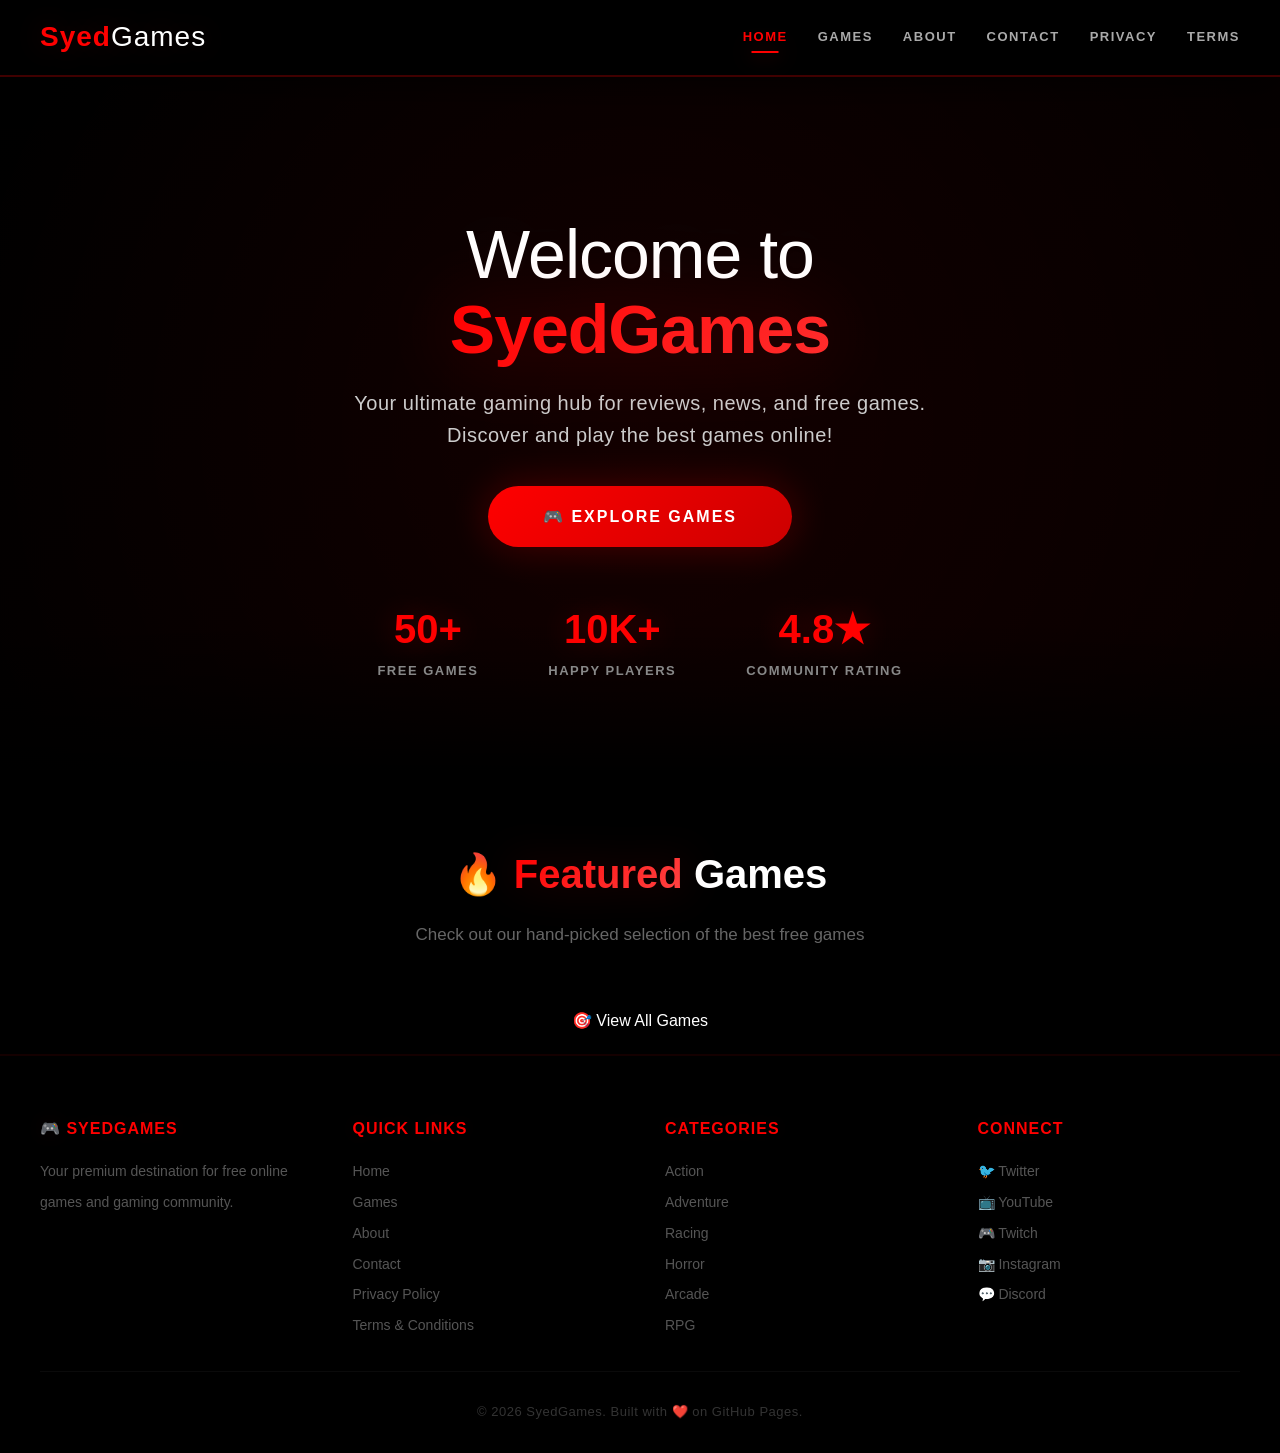
<file: index.html>
<!DOCTYPE html>
<html lang="en">
<head>
    <meta charset="UTF-8">
    <meta name="viewport" content="width=device-width, initial-scale=1.0">
    <title>SyedGames - Premium Gaming Hub</title>
    <link rel="stylesheet" href="style.css">
</head>
<body>

    <!-- ===== HEADER ===== -->
    <header>
        <div class="logo">
            <a href="index.html">Syed<span>Games</span></a>
        </div>
        <nav>
            <a href="index.html" class="active">Home</a>
            <a href="games.html">Games</a>
            <a href="about.html">About</a>
            <a href="contact.html">Contact</a>
            <a href="privacy.html">Privacy</a>
            <a href="terms.html">Terms</a>
        </nav>
        <div class="menu-toggle" onclick="toggleMenu()">☰</div>
    </header>

    <!-- ===== HERO SECTION (CLEAN - NO GAMES) ===== -->
    <section class="hero">
        <div class="hero-content">
            <h1>
                <span class="glow-text">Welcome to</span><br>
                <span class="highlight">SyedGames</span>
            </h1>
            <p>Your ultimate gaming hub for reviews, news, and free games. Discover and play the best games online!</p>
            <a href="games.html" class="btn">🎮 Explore Games</a>
            <div class="hero-stats">
                <div>
                    <div class="number">50+</div>
                    <div class="label">Free Games</div>
                </div>
                <div>
                    <div class="number">10K+</div>
                    <div class="label">Happy Players</div>
                </div>
                <div>
                    <div class="number">4.8★</div>
                    <div class="label">Community Rating</div>
                </div>
            </div>
        </div>
    </section>

    <!-- ===== FEATURED SECTION (BRIEF) ===== -->
    <section class="featured-preview">
        <h2 class="section-title">🔥 <span>Featured</span> Games</h2>
        <p class="section-subtitle">Check out our hand-picked selection of the best free games</p>
        <div style="text-align:center; padding:20px;">
            <a href="games.html" class="btn" style="display:inline-block;">🎯 View All Games</a>
        </div>
    </section>

    <!-- ===== FOOTER ===== -->
    <footer>
        <div class="footer-content">
            <div>
                <h4>🎮 SyedGames</h4>
                <p>Your premium destination for free online games and gaming community.</p>
            </div>
            <div>
                <h4>Quick Links</h4>
                <a href="index.html">Home</a>
                <a href="games.html">Games</a>
                <a href="about.html">About</a>
                <a href="contact.html">Contact</a>
                <a href="privacy.html">Privacy Policy</a>
                <a href="terms.html">Terms & Conditions</a>
            </div>
            <div>
                <h4>Categories</h4>
                <a href="games.html">Action</a>
                <a href="games.html">Adventure</a>
                <a href="games.html">Racing</a>
                <a href="games.html">Horror</a>
                <a href="games.html">Arcade</a>
                <a href="games.html">RPG</a>
            </div>
            <div>
                <h4>Connect</h4>
                <a href="#">🐦 Twitter</a>
                <a href="#">📺 YouTube</a>
                <a href="#">🎮 Twitch</a>
                <a href="#">📷 Instagram</a>
                <a href="#">💬 Discord</a>
            </div>
        </div>
        <div class="footer-bottom">
            <p>&copy; 2026 SyedGames. Built with ❤️ on GitHub Pages.</p>
        </div>
    </footer>

    <script>
        function toggleMenu() {
            document.querySelector('nav').classList.toggle('open');
        }
    </script>
</body>
</html>
</file>
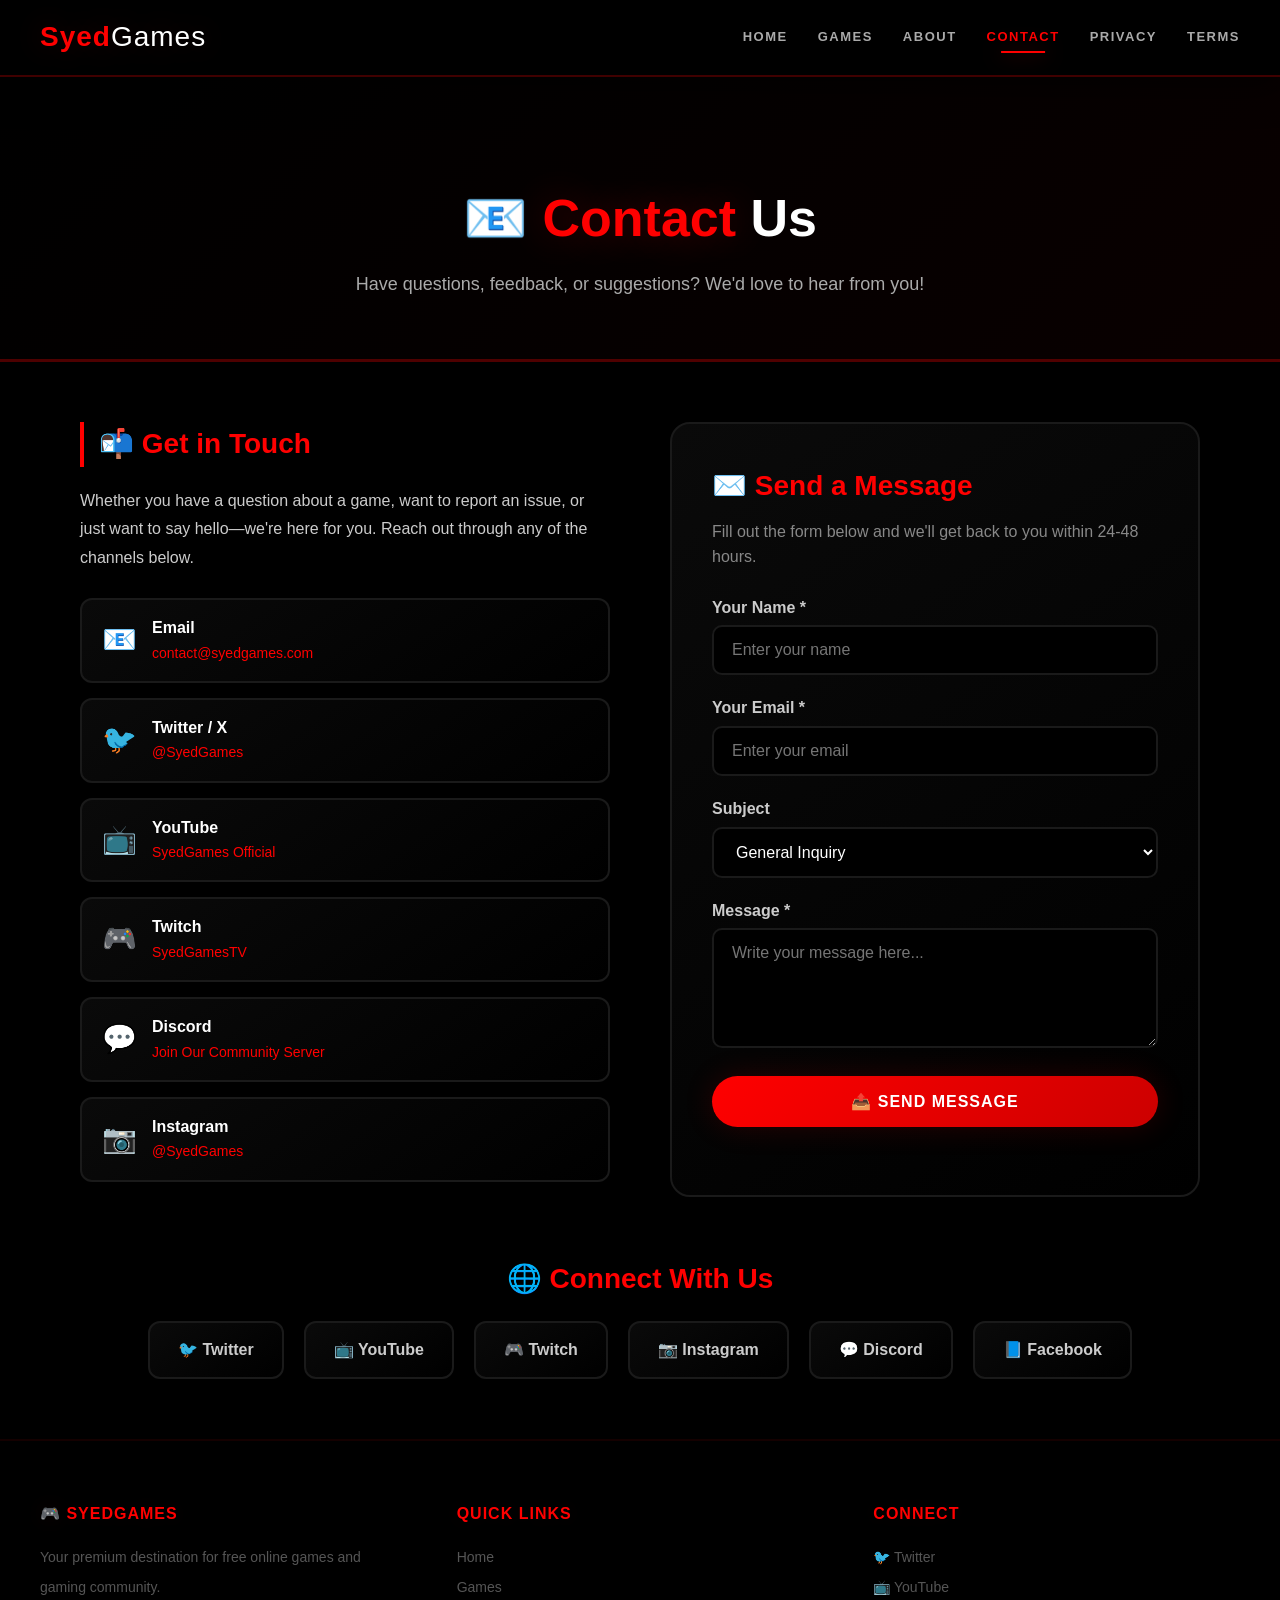
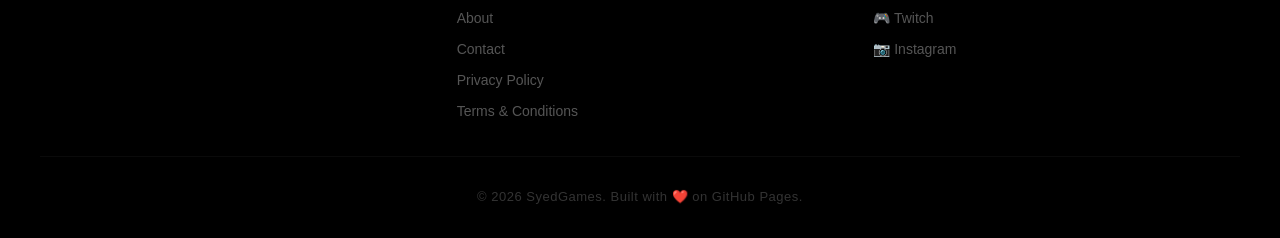
<file: contact.html>
<!DOCTYPE html>
<html lang="en">
<head>
    <meta charset="UTF-8">
    <meta name="viewport" content="width=device-width, initial-scale=1.0">
    <title>Contact Us - SyedGames</title>
    <link rel="stylesheet" href="style.css">
    <style>
        .page-hero {
            text-align: center;
            padding: 100px 20px 60px;
            background: linear-gradient(135deg, rgba(0,0,0,0.85), rgba(10,0,0,0.9)),
                        url('https://images.unsplash.com/photo-1552820728-8b83bb6b773f?w=1920&h=400&fit=crop&crop=center') center/cover no-repeat;
            border-bottom: 3px solid rgba(255, 0, 0, 0.3);
        }
        .page-hero h1 {
            font-size: 52px;
            font-weight: 900;
        }
        .page-hero h1 span {
            color: #ff0000;
            text-shadow: 0 0 40px rgba(255, 0, 0, 0.3);
        }
        .page-hero p {
            color: #aaa;
            max-width: 600px;
            margin: 10px auto 0;
            font-size: 18px;
        }
        .contact-wrapper {
            max-width: 1200px;
            margin: 0 auto;
            padding: 60px 40px;
            display: grid;
            grid-template-columns: 1fr 1fr;
            gap: 60px;
        }
        .contact-info h2 {
            color: #ff0000;
            font-size: 28px;
            margin-bottom: 20px;
            border-left: 4px solid #ff0000;
            padding-left: 15px;
        }
        .contact-info p {
            color: #ccc;
            line-height: 1.8;
            margin-bottom: 25px;
        }
        .contact-method {
            display: flex;
            align-items: center;
            gap: 15px;
            margin-bottom: 15px;
            padding: 15px 20px;
            background: linear-gradient(145deg, #0a0a0a, #000000);
            border-radius: 12px;
            border: 2px solid #1a1a1a;
            transition: all 0.3s ease;
        }
        .contact-method:hover {
            border-color: #ff0000;
            transform: translateX(5px);
        }
        .contact-method .icon {
            font-size: 28px;
        }
        .contact-method .details h4 {
            color: #fff;
            font-size: 16px;
        }
        .contact-method .details p {
            color: #888;
            margin: 0;
            font-size: 14px;
        }
        .contact-method .details a {
            color: #ff0000;
            text-decoration: none;
        }
        .contact-method .details a:hover {
            text-decoration: underline;
        }
        .contact-form {
            background: linear-gradient(145deg, #0a0a0a, #000000);
            padding: 40px;
            border-radius: 20px;
            border: 2px solid #1a1a1a;
        }
        .contact-form h2 {
            color: #ff0000;
            font-size: 28px;
            margin-bottom: 10px;
        }
        .contact-form p {
            color: #888;
            margin-bottom: 25px;
        }
        .form-group {
            margin-bottom: 20px;
        }
        .form-group label {
            color: #ccc;
            display: block;
            margin-bottom: 5px;
            font-weight: 600;
        }
        .form-group input,
        .form-group textarea,
        .form-group select {
            width: 100%;
            padding: 14px 18px;
            background: #000000;
            border: 2px solid #1a1a1a;
            border-radius: 10px;
            color: #fff;
            font-size: 16px;
            transition: border-color 0.3s;
            outline: none;
            font-family: inherit;
        }
        .form-group input:focus,
        .form-group textarea:focus,
        .form-group select:focus {
            border-color: #ff0000;
            box-shadow: 0 0 20px rgba(255, 0, 0, 0.05);
        }
        .form-group textarea {
            resize: vertical;
            min-height: 120px;
        }
        .form-group select option {
            background: #0a0a0a;
        }
        .submit-btn {
            background: linear-gradient(135deg, #ff0000, #cc0000);
            color: #fff;
            padding: 16px 45px;
            border: none;
            border-radius: 50px;
            font-size: 16px;
            font-weight: 800;
            text-transform: uppercase;
            letter-spacing: 1px;
            cursor: pointer;
            transition: all 0.3s;
            width: 100%;
            box-shadow: 0 0 30px rgba(255, 0, 0, 0.15);
        }
        .submit-btn:hover {
            transform: translateY(-2px);
            box-shadow: 0 8px 40px rgba(255, 0, 0, 0.4);
        }
        .form-success {
            display: none;
            text-align: center;
            padding: 30px;
        }
        .form-success .icon {
            font-size: 60px;
        }
        .form-success h3 {
            color: #00cc66;
            margin: 15px 0 10px;
        }
        .form-success p {
            color: #888;
        }
        .social-section {
            max-width: 1200px;
            margin: 0 auto;
            padding: 0 40px 60px;
            text-align: center;
        }
        .social-section h2 {
            color: #ff0000;
            font-size: 28px;
            margin-bottom: 20px;
        }
        .social-icons {
            display: flex;
            justify-content: center;
            gap: 20px;
            flex-wrap: wrap;
        }
        .social-icons a {
            display: inline-block;
            padding: 14px 28px;
            background: linear-gradient(145deg, #0a0a0a, #000000);
            border-radius: 12px;
            color: #ccc;
            font-size: 16px;
            border: 2px solid #1a1a1a;
            transition: all 0.3s;
            text-decoration: none;
            font-weight: 600;
        }
        .social-icons a:hover {
            border-color: #ff0000;
            color: #ff0000;
            transform: translateY(-3px);
            box-shadow: 0 8px 30px rgba(255, 0, 0, 0.1);
        }
        @media (max-width: 768px) {
            .contact-wrapper {
                grid-template-columns: 1fr;
                padding: 30px 20px;
                gap: 40px;
            }
            .page-hero h1 {
                font-size: 36px;
            }
            .contact-form {
                padding: 25px;
            }
        }
    </style>
</head>
<body>

    <header>
        <div class="logo">
            <a href="index.html">Syed<span>Games</span></a>
        </div>
        <nav>
            <a href="index.html">Home</a>
            <a href="games.html">Games</a>
            <a href="about.html">About</a>
            <a href="contact.html" class="active">Contact</a>
            <a href="privacy.html">Privacy</a>
            <a href="terms.html">Terms</a>
        </nav>
        <div class="menu-toggle" onclick="toggleMenu()">☰</div>
    </header>

    <section class="page-hero">
        <h1>📧 <span>Contact</span> Us</h1>
        <p>Have questions, feedback, or suggestions? We'd love to hear from you!</p>
    </section>

    <div class="contact-wrapper">
        <div class="contact-info">
            <h2>📬 Get in Touch</h2>
            <p>Whether you have a question about a game, want to report an issue, or just want to say hello—we're here for you. Reach out through any of the channels below.</p>

            <div class="contact-method">
                <div class="icon">📧</div>
                <div class="details">
                    <h4>Email</h4>
                    <p><a href="mailto:contact@syedgames.com">contact@syedgames.com</a></p>
                </div>
            </div>
            <div class="contact-method">
                <div class="icon">🐦</div>
                <div class="details">
                    <h4>Twitter / X</h4>
                    <p><a href="#">@SyedGames</a></p>
                </div>
            </div>
            <div class="contact-method">
                <div class="icon">📺</div>
                <div class="details">
                    <h4>YouTube</h4>
                    <p><a href="#">SyedGames Official</a></p>
                </div>
            </div>
            <div class="contact-method">
                <div class="icon">🎮</div>
                <div class="details">
                    <h4>Twitch</h4>
                    <p><a href="#">SyedGamesTV</a></p>
                </div>
            </div>
            <div class="contact-method">
                <div class="icon">💬</div>
                <div class="details">
                    <h4>Discord</h4>
                    <p><a href="#">Join Our Community Server</a></p>
                </div>
            </div>
            <div class="contact-method">
                <div class="icon">📷</div>
                <div class="details">
                    <h4>Instagram</h4>
                    <p><a href="#">@SyedGames</a></p>
                </div>
            </div>
        </div>

        <div class="contact-form" id="contactForm">
            <h2>✉️ Send a Message</h2>
            <p>Fill out the form below and we'll get back to you within 24-48 hours.</p>

            <form onsubmit="submitForm(event)">
                <div class="form-group">
                    <label for="name">Your Name *</label>
                    <input type="text" id="name" placeholder="Enter your name" required>
                </div>
                <div class="form-group">
                    <label for="email">Your Email *</label>
                    <input type="email" id="email" placeholder="Enter your email" required>
                </div>
                <div class="form-group">
                    <label for="subject">Subject</label>
                    <select id="subject">
                        <option value="general">General Inquiry</option>
                        <option value="game">Game Suggestion</option>
                        <option value="bug">Report a Bug</option>
                        <option value="feedback">Feedback</option>
                        <option value="collab">Collaboration</option>
                        <option value="other">Other</option>
                    </select>
                </div>
                <div class="form-group">
                    <label for="message">Message *</label>
                    <textarea id="message" placeholder="Write your message here..." required></textarea>
                </div>
                <button type="submit" class="submit-btn">📤 Send Message</button>
            </form>

            <div class="form-success" id="formSuccess">
                <div class="icon">✅</div>
                <h3>Message Sent!</h3>
                <p>Thank you for reaching out. We'll get back to you within 24-48 hours. 🎮</p>
            </div>
        </div>
    </div>

    <div class="social-section">
        <h2>🌐 Connect With Us</h2>
        <div class="social-icons">
            <a href="#">🐦 Twitter</a>
            <a href="#">📺 YouTube</a>
            <a href="#">🎮 Twitch</a>
            <a href="#">📷 Instagram</a>
            <a href="#">💬 Discord</a>
            <a href="#">📘 Facebook</a>
        </div>
    </div>

    <footer>
        <div class="footer-content">
            <div>
                <h4>🎮 SyedGames</h4>
                <p>Your premium destination for free online games and gaming community.</p>
            </div>
            <div>
                <h4>Quick Links</h4>
                <a href="index.html">Home</a>
                <a href="games.html">Games</a>
                <a href="about.html">About</a>
                <a href="contact.html">Contact</a>
                <a href="privacy.html">Privacy Policy</a>
                <a href="terms.html">Terms & Conditions</a>
            </div>
            <div>
                <h4>Connect</h4>
                <a href="#">🐦 Twitter</a>
                <a href="#">📺 YouTube</a>
                <a href="#">🎮 Twitch</a>
                <a href="#">📷 Instagram</a>
            </div>
        </div>
        <div class="footer-bottom">
            <p>&copy; 2026 SyedGames. Built with ❤️ on GitHub Pages.</p>
        </div>
    </footer>

    <script>
        function toggleMenu() {
            document.querySelector('nav').classList.toggle('open');
        }

        function submitForm(e) {
            e.preventDefault();
            const name = document.getElementById('name').value;
            const email = document.getElementById('email').value;
            const message = document.getElementById('message').value;
            if (!name || !email || !message) {
                alert('Please fill in all required fields.');
                return;
            }
            document.querySelector('.contact-form form').style.display = 'none';
            document.querySelector('.contact-form p').style.display = 'none';
            document.getElementById('formSuccess').style.display = 'block';
            setTimeout(() => {
                document.querySelector('.contact-form form').reset();
            }, 3000);
        }
    </script>
</body>
</html>
</file>
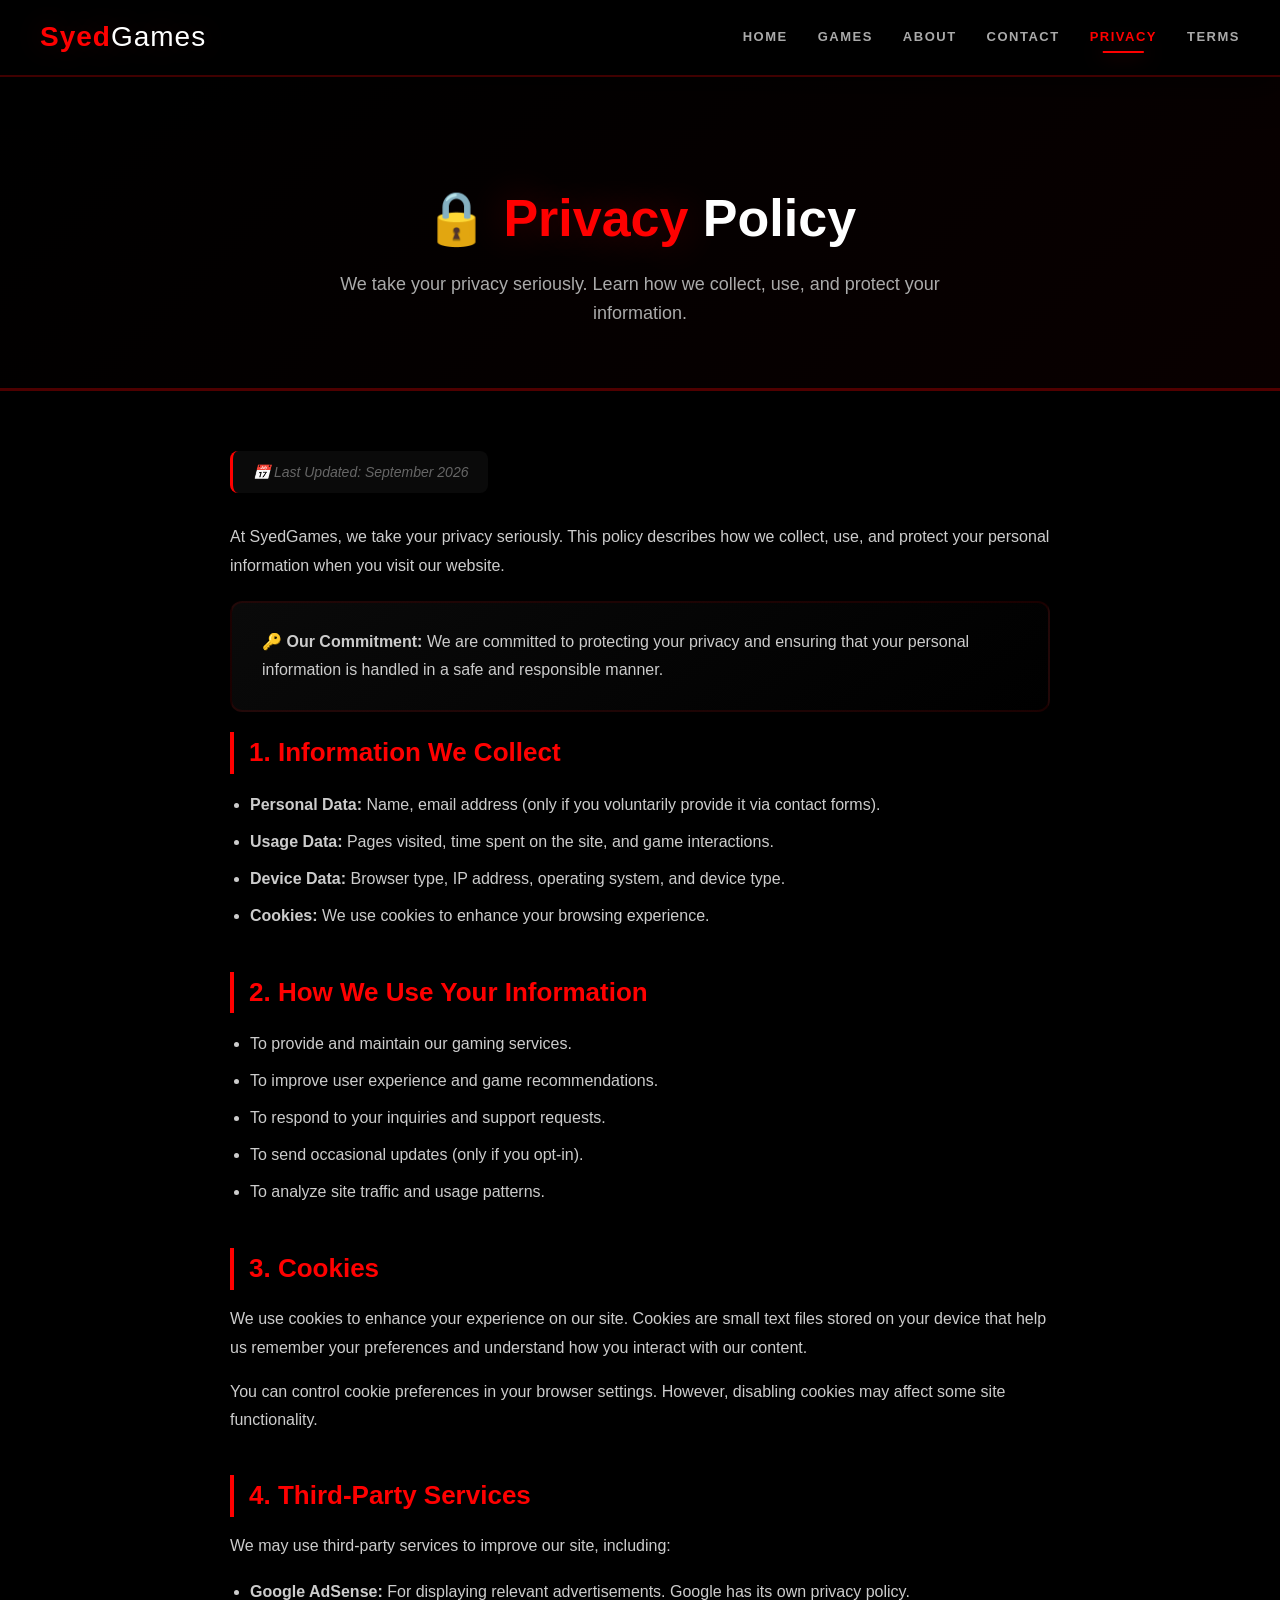
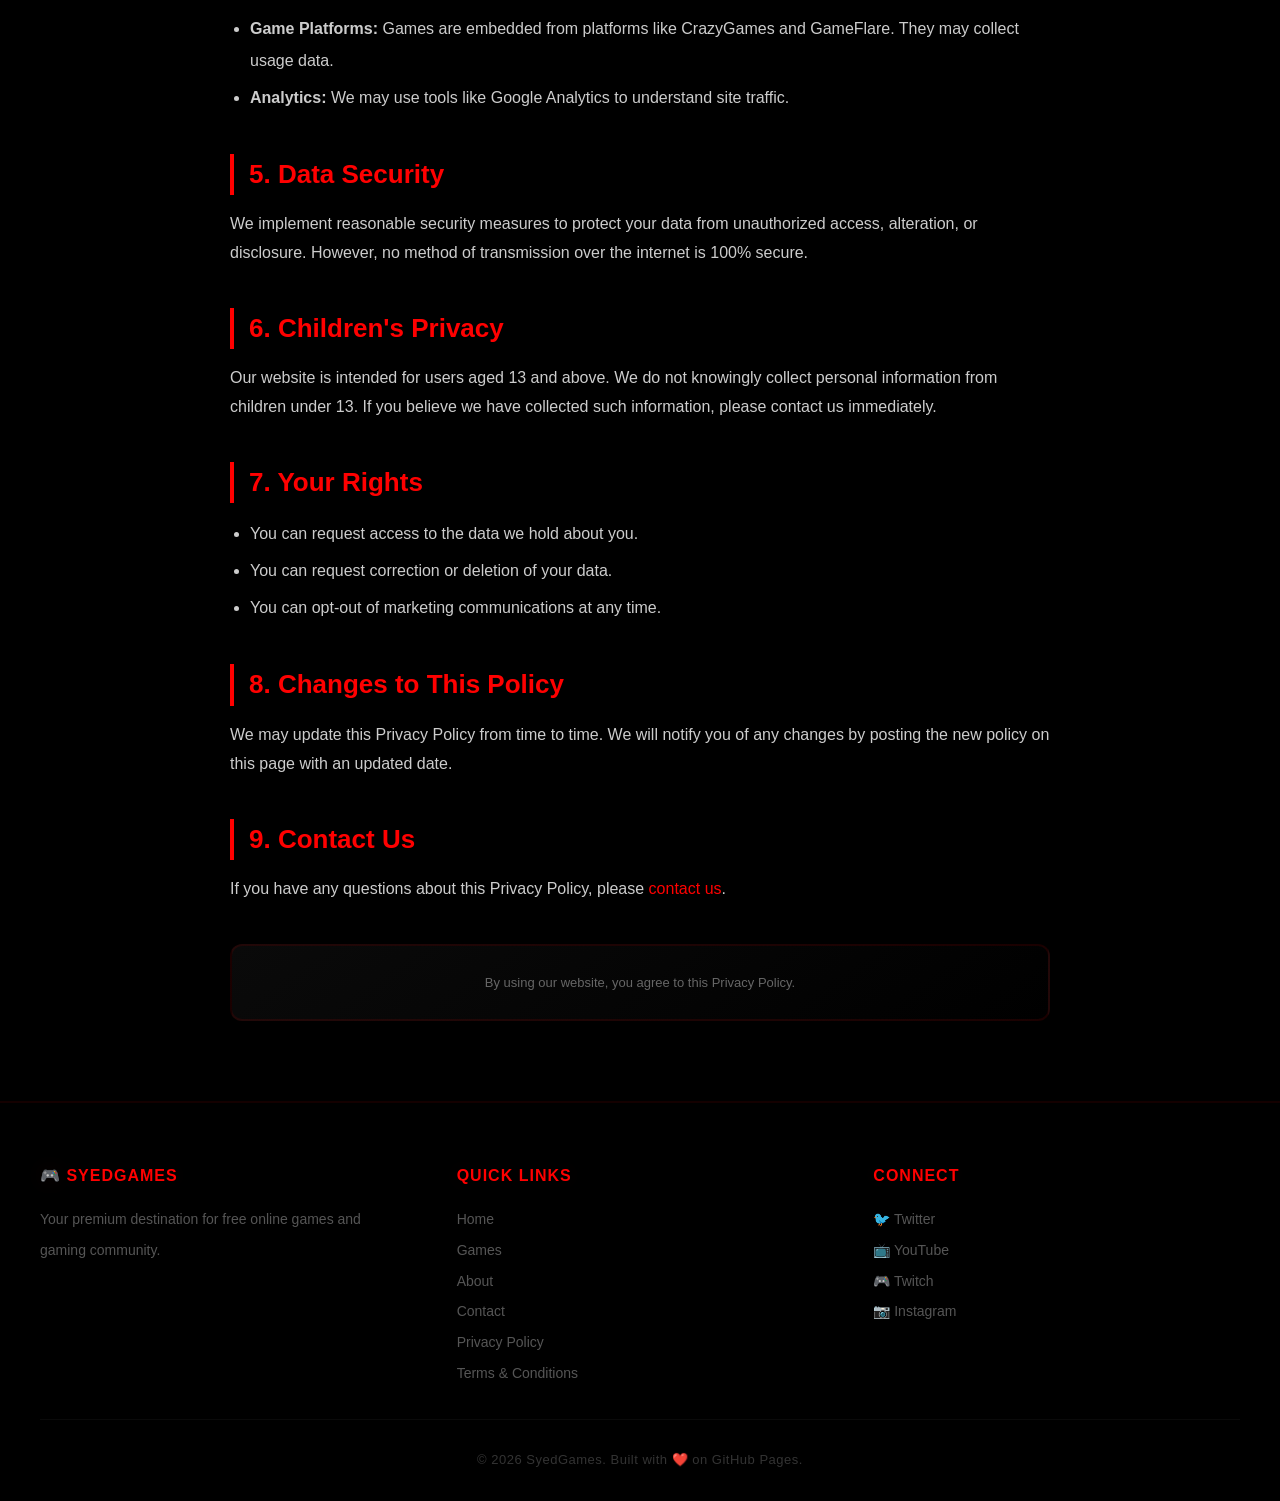
<file: privacy.html>
<!DOCTYPE html>
<html lang="en">
<head>
    <meta charset="UTF-8">
    <meta name="viewport" content="width=device-width, initial-scale=1.0">
    <title>Privacy Policy - SyedGames</title>
    <link rel="stylesheet" href="style.css">
    <style>
        .page-hero {
            text-align: center;
            padding: 100px 20px 60px;
            background: linear-gradient(135deg, rgba(0,0,0,0.85), rgba(10,0,0,0.9)),
                        url('https://images.unsplash.com/photo-1511512578047-dfb367046420?w=1920&h=400&fit=crop&crop=center') center/cover no-repeat;
            border-bottom: 3px solid rgba(255, 0, 0, 0.3);
        }
        .page-hero h1 {
            font-size: 52px;
            font-weight: 900;
        }
        .page-hero h1 span {
            color: #ff0000;
            text-shadow: 0 0 40px rgba(255, 0, 0, 0.3);
        }
        .page-hero p {
            color: #aaa;
            max-width: 600px;
            margin: 10px auto 0;
            font-size: 18px;
        }
        .policy-content {
            max-width: 900px;
            margin: 0 auto;
            padding: 60px 40px;
        }
        .policy-content .last-updated {
            color: #666;
            font-size: 14px;
            font-style: italic;
            margin-bottom: 30px;
            padding: 10px 20px;
            background: #0a0a0a;
            border-radius: 8px;
            display: inline-block;
            border-left: 3px solid #ff0000;
        }
        .policy-content h2 {
            color: #ff0000;
            margin: 40px 0 15px;
            font-size: 26px;
            border-left: 4px solid #ff0000;
            padding-left: 15px;
        }
        .policy-content h2:first-of-type {
            margin-top: 0;
        }
        .policy-content p {
            color: #ccc;
            line-height: 1.8;
            margin-bottom: 15px;
        }
        .policy-content ul {
            color: #ccc;
            padding-left: 20px;
            line-height: 2;
        }
        .policy-content ul li {
            margin-bottom: 5px;
        }
        .policy-content .highlight-box {
            background: linear-gradient(145deg, #0a0a0a, #000000);
            padding: 25px 30px;
            border-radius: 12px;
            border: 2px solid rgba(255, 0, 0, 0.1);
            margin: 20px 0;
        }
        .policy-content .highlight-box p {
            margin-bottom: 0;
        }
        @media (max-width: 768px) {
            .page-hero h1 {
                font-size: 36px;
            }
            .policy-content {
                padding: 30px 20px;
            }
        }
    </style>
</head>
<body>

    <header>
        <div class="logo">
            <a href="index.html">Syed<span>Games</span></a>
        </div>
        <nav>
            <a href="index.html">Home</a>
            <a href="games.html">Games</a>
            <a href="about.html">About</a>
            <a href="contact.html">Contact</a>
            <a href="privacy.html" class="active">Privacy</a>
            <a href="terms.html">Terms</a>
        </nav>
        <div class="menu-toggle" onclick="toggleMenu()">☰</div>
    </header>

    <section class="page-hero">
        <h1>🔒 <span>Privacy</span> Policy</h1>
        <p>We take your privacy seriously. Learn how we collect, use, and protect your information.</p>
    </section>

    <div class="policy-content">
        <div class="last-updated">📅 Last Updated: September 2026</div>

        <p>At SyedGames, we take your privacy seriously. This policy describes how we collect, use, and protect your personal information when you visit our website.</p>

        <div class="highlight-box">
            <p><strong>🔑 Our Commitment:</strong> We are committed to protecting your privacy and ensuring that your personal information is handled in a safe and responsible manner.</p>
        </div>

        <h2>1. Information We Collect</h2>
        <ul>
            <li><strong>Personal Data:</strong> Name, email address (only if you voluntarily provide it via contact forms).</li>
            <li><strong>Usage Data:</strong> Pages visited, time spent on the site, and game interactions.</li>
            <li><strong>Device Data:</strong> Browser type, IP address, operating system, and device type.</li>
            <li><strong>Cookies:</strong> We use cookies to enhance your browsing experience.</li>
        </ul>

        <h2>2. How We Use Your Information</h2>
        <ul>
            <li>To provide and maintain our gaming services.</li>
            <li>To improve user experience and game recommendations.</li>
            <li>To respond to your inquiries and support requests.</li>
            <li>To send occasional updates (only if you opt-in).</li>
            <li>To analyze site traffic and usage patterns.</li>
        </ul>

        <h2>3. Cookies</h2>
        <p>We use cookies to enhance your experience on our site. Cookies are small text files stored on your device that help us remember your preferences and understand how you interact with our content.</p>
        <p>You can control cookie preferences in your browser settings. However, disabling cookies may affect some site functionality.</p>

        <h2>4. Third-Party Services</h2>
        <p>We may use third-party services to improve our site, including:</p>
        <ul>
            <li><strong>Google AdSense:</strong> For displaying relevant advertisements. Google has its own privacy policy.</li>
            <li><strong>Game Platforms:</strong> Games are embedded from platforms like CrazyGames and GameFlare. They may collect usage data.</li>
            <li><strong>Analytics:</strong> We may use tools like Google Analytics to understand site traffic.</li>
        </ul>

        <h2>5. Data Security</h2>
        <p>We implement reasonable security measures to protect your data from unauthorized access, alteration, or disclosure. However, no method of transmission over the internet is 100% secure.</p>

        <h2>6. Children's Privacy</h2>
        <p>Our website is intended for users aged 13 and above. We do not knowingly collect personal information from children under 13. If you believe we have collected such information, please contact us immediately.</p>

        <h2>7. Your Rights</h2>
        <ul>
            <li>You can request access to the data we hold about you.</li>
            <li>You can request correction or deletion of your data.</li>
            <li>You can opt-out of marketing communications at any time.</li>
        </ul>

        <h2>8. Changes to This Policy</h2>
        <p>We may update this Privacy Policy from time to time. We will notify you of any changes by posting the new policy on this page with an updated date.</p>

        <h2>9. Contact Us</h2>
        <p>If you have any questions about this Privacy Policy, please <a href="contact.html" style="color:#ff0000;">contact us</a>.</p>

        <div class="highlight-box" style="margin-top:40px;">
            <p style="color:#666; font-size:13px; text-align:center;">By using our website, you agree to this Privacy Policy.</p>
        </div>
    </div>

    <footer>
        <div class="footer-content">
            <div>
                <h4>🎮 SyedGames</h4>
                <p>Your premium destination for free online games and gaming community.</p>
            </div>
            <div>
                <h4>Quick Links</h4>
                <a href="index.html">Home</a>
                <a href="games.html">Games</a>
                <a href="about.html">About</a>
                <a href="contact.html">Contact</a>
                <a href="privacy.html">Privacy Policy</a>
                <a href="terms.html">Terms & Conditions</a>
            </div>
            <div>
                <h4>Connect</h4>
                <a href="#">🐦 Twitter</a>
                <a href="#">📺 YouTube</a>
                <a href="#">🎮 Twitch</a>
                <a href="#">📷 Instagram</a>
            </div>
        </div>
        <div class="footer-bottom">
            <p>&copy; 2026 SyedGames. Built with ❤️ on GitHub Pages.</p>
        </div>
    </footer>

    <script>
        function toggleMenu() {
            document.querySelector('nav').classList.toggle('open');
        }
    </script>
</body>
</html>
</file>
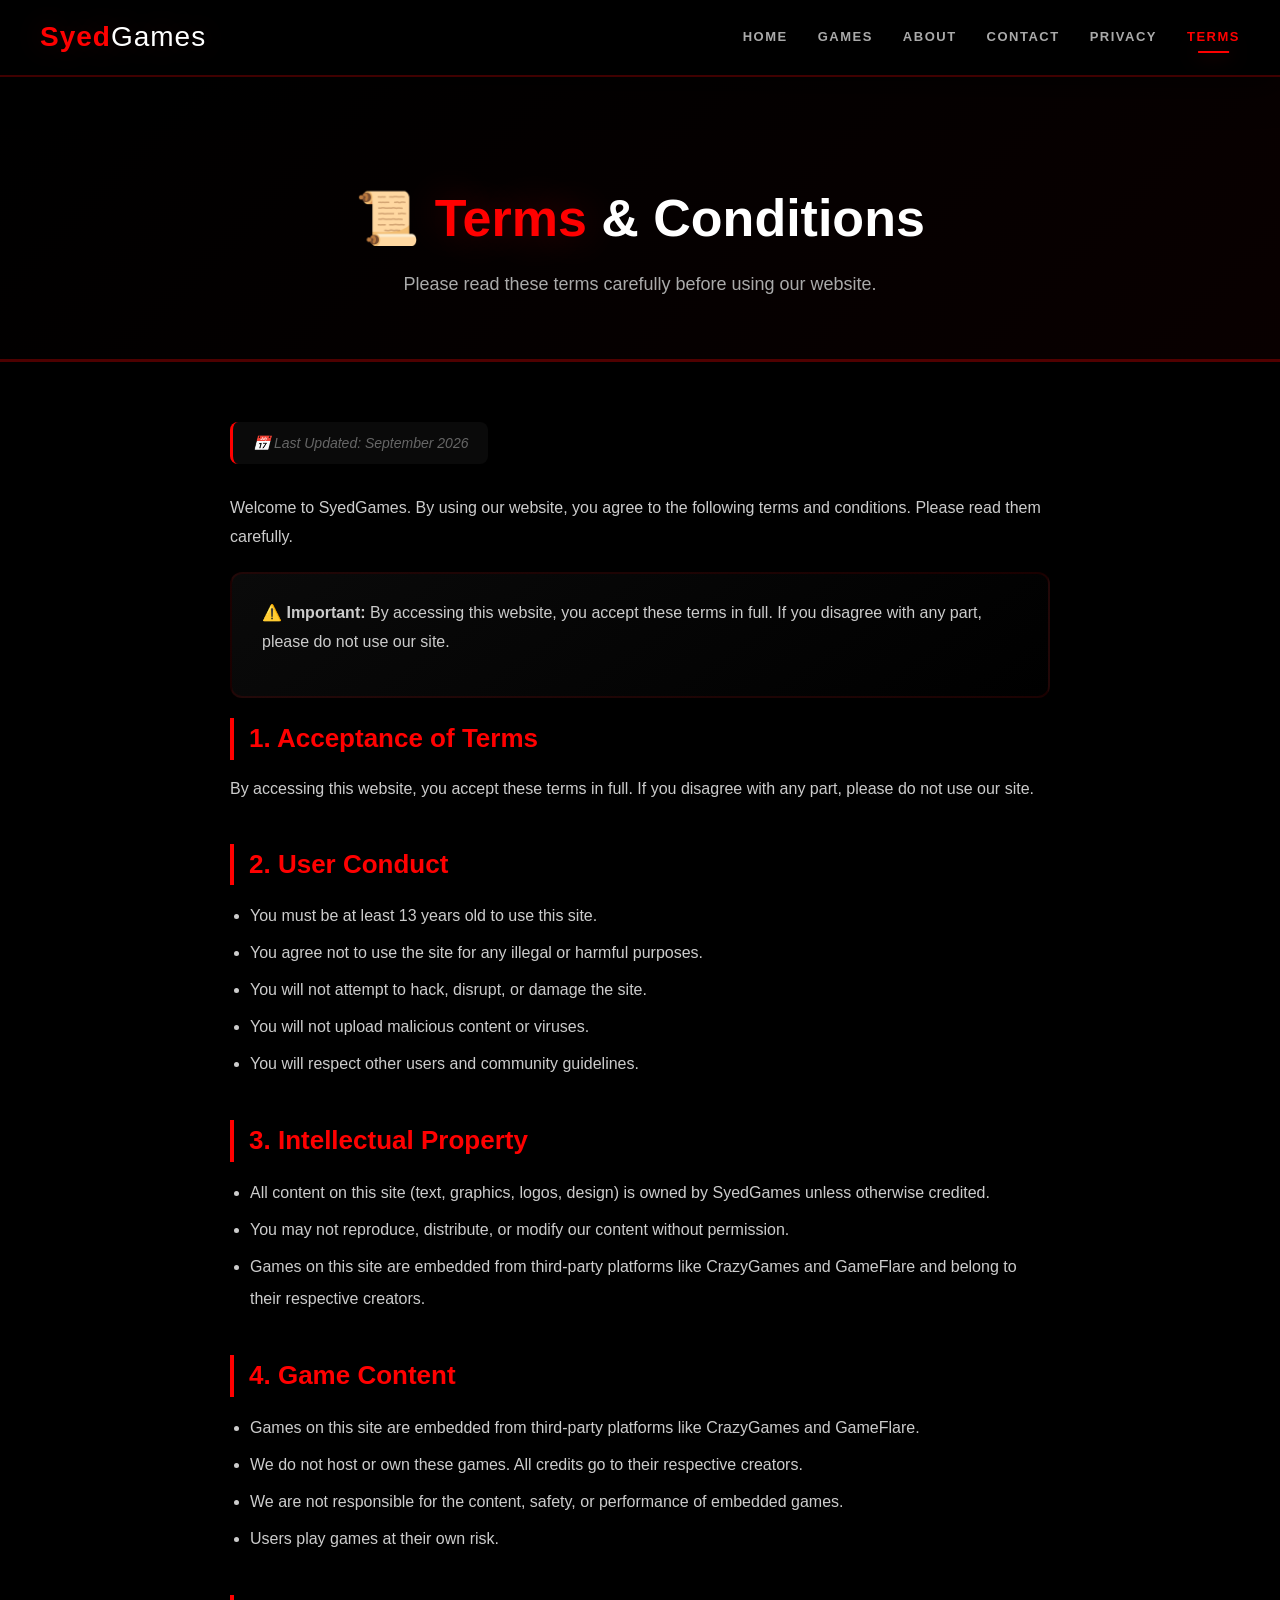
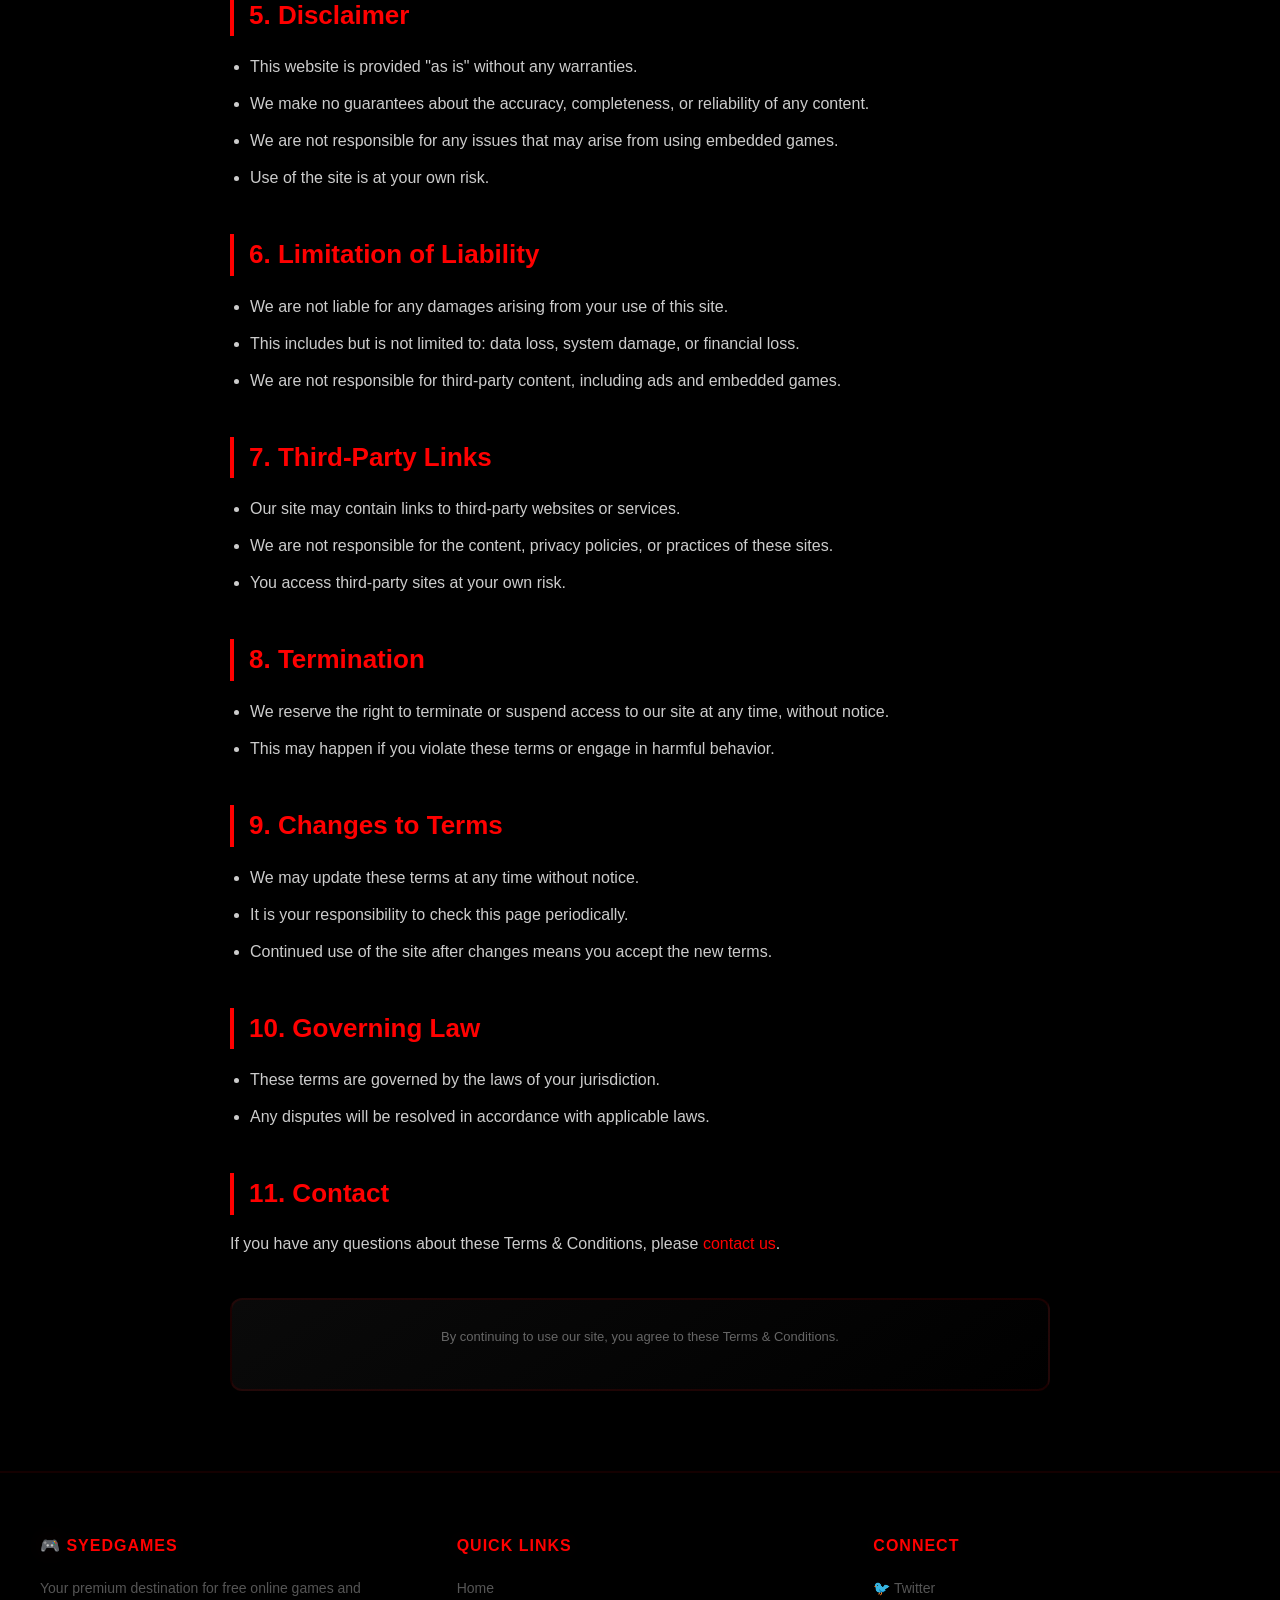
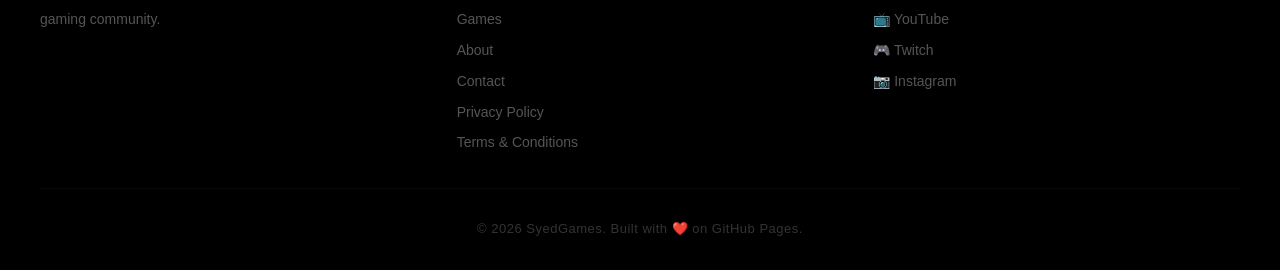
<file: terms.html>
<!DOCTYPE html>
<html lang="en">
<head>
    <meta charset="UTF-8">
    <meta name="viewport" content="width=device-width, initial-scale=1.0">
    <title>Terms & Conditions - SyedGames</title>
    <link rel="stylesheet" href="style.css">
    <style>
        .page-hero {
            text-align: center;
            padding: 100px 20px 60px;
            background: linear-gradient(135deg, rgba(0,0,0,0.85), rgba(10,0,0,0.9)),
                        url('https://images.unsplash.com/photo-1542751371-adc38448a05e?w=1920&h=400&fit=crop&crop=center') center/cover no-repeat;
            border-bottom: 3px solid rgba(255, 0, 0, 0.3);
        }
        .page-hero h1 {
            font-size: 52px;
            font-weight: 900;
        }
        .page-hero h1 span {
            color: #ff0000;
            text-shadow: 0 0 40px rgba(255, 0, 0, 0.3);
        }
        .page-hero p {
            color: #aaa;
            max-width: 600px;
            margin: 10px auto 0;
            font-size: 18px;
        }
        .policy-content {
            max-width: 900px;
            margin: 0 auto;
            padding: 60px 40px;
        }
        .policy-content .last-updated {
            color: #666;
            font-size: 14px;
            font-style: italic;
            margin-bottom: 30px;
            padding: 10px 20px;
            background: #0a0a0a;
            border-radius: 8px;
            display: inline-block;
            border-left: 3px solid #ff0000;
        }
        .policy-content h2 {
            color: #ff0000;
            margin: 40px 0 15px;
            font-size: 26px;
            border-left: 4px solid #ff0000;
            padding-left: 15px;
        }
        .policy-content h2:first-of-type {
            margin-top: 0;
        }
        .policy-content p {
            color: #ccc;
            line-height: 1.8;
            margin-bottom: 15px;
        }
        .policy-content ul {
            color: #ccc;
            padding-left: 20px;
            line-height: 2;
        }
        .policy-content ul li {
            margin-bottom: 5px;
        }
        .policy-content .highlight-box {
            background: linear-gradient(145deg, #0a0a0a, #000000);
            padding: 25px 30px;
            border-radius: 12px;
            border: 2px solid rgba(255, 0, 0, 0.1);
            margin: 20px 0;
        }
        @media (max-width: 768px) {
            .page-hero h1 {
                font-size: 36px;
            }
            .policy-content {
                padding: 30px 20px;
            }
        }
    </style>
</head>
<body>

    <header>
        <div class="logo">
            <a href="index.html">Syed<span>Games</span></a>
        </div>
        <nav>
            <a href="index.html">Home</a>
            <a href="games.html">Games</a>
            <a href="about.html">About</a>
            <a href="contact.html">Contact</a>
            <a href="privacy.html">Privacy</a>
            <a href="terms.html" class="active">Terms</a>
        </nav>
        <div class="menu-toggle" onclick="toggleMenu()">☰</div>
    </header>

    <section class="page-hero">
        <h1>📜 <span>Terms</span> & Conditions</h1>
        <p>Please read these terms carefully before using our website.</p>
    </section>

    <div class="policy-content">
        <div class="last-updated">📅 Last Updated: September 2026</div>

        <p>Welcome to SyedGames. By using our website, you agree to the following terms and conditions. Please read them carefully.</p>

        <div class="highlight-box">
            <p><strong>⚠️ Important:</strong> By accessing this website, you accept these terms in full. If you disagree with any part, please do not use our site.</p>
        </div>

        <h2>1. Acceptance of Terms</h2>
        <p>By accessing this website, you accept these terms in full. If you disagree with any part, please do not use our site.</p>

        <h2>2. User Conduct</h2>
        <ul>
            <li>You must be at least 13 years old to use this site.</li>
            <li>You agree not to use the site for any illegal or harmful purposes.</li>
            <li>You will not attempt to hack, disrupt, or damage the site.</li>
            <li>You will not upload malicious content or viruses.</li>
            <li>You will respect other users and community guidelines.</li>
        </ul>

        <h2>3. Intellectual Property</h2>
        <ul>
            <li>All content on this site (text, graphics, logos, design) is owned by SyedGames unless otherwise credited.</li>
            <li>You may not reproduce, distribute, or modify our content without permission.</li>
            <li>Games on this site are embedded from third-party platforms like CrazyGames and GameFlare and belong to their respective creators.</li>
        </ul>

        <h2>4. Game Content</h2>
        <ul>
            <li>Games on this site are embedded from third-party platforms like CrazyGames and GameFlare.</li>
            <li>We do not host or own these games. All credits go to their respective creators.</li>
            <li>We are not responsible for the content, safety, or performance of embedded games.</li>
            <li>Users play games at their own risk.</li>
        </ul>

        <h2>5. Disclaimer</h2>
        <ul>
            <li>This website is provided "as is" without any warranties.</li>
            <li>We make no guarantees about the accuracy, completeness, or reliability of any content.</li>
            <li>We are not responsible for any issues that may arise from using embedded games.</li>
            <li>Use of the site is at your own risk.</li>
        </ul>

        <h2>6. Limitation of Liability</h2>
        <ul>
            <li>We are not liable for any damages arising from your use of this site.</li>
            <li>This includes but is not limited to: data loss, system damage, or financial loss.</li>
            <li>We are not responsible for third-party content, including ads and embedded games.</li>
        </ul>

        <h2>7. Third-Party Links</h2>
        <ul>
            <li>Our site may contain links to third-party websites or services.</li>
            <li>We are not responsible for the content, privacy policies, or practices of these sites.</li>
            <li>You access third-party sites at your own risk.</li>
        </ul>

        <h2>8. Termination</h2>
        <ul>
            <li>We reserve the right to terminate or suspend access to our site at any time, without notice.</li>
            <li>This may happen if you violate these terms or engage in harmful behavior.</li>
        </ul>

        <h2>9. Changes to Terms</h2>
        <ul>
            <li>We may update these terms at any time without notice.</li>
            <li>It is your responsibility to check this page periodically.</li>
            <li>Continued use of the site after changes means you accept the new terms.</li>
        </ul>

        <h2>10. Governing Law</h2>
        <ul>
            <li>These terms are governed by the laws of your jurisdiction.</li>
            <li>Any disputes will be resolved in accordance with applicable laws.</li>
        </ul>

        <h2>11. Contact</h2>
        <p>If you have any questions about these Terms & Conditions, please <a href="contact.html" style="color:#ff0000;">contact us</a>.</p>

        <div class="highlight-box" style="margin-top:40px;">
            <p style="color:#666; font-size:13px; text-align:center;">By continuing to use our site, you agree to these Terms & Conditions.</p>
        </div>
    </div>

    <footer>
        <div class="footer-content">
            <div>
                <h4>🎮 SyedGames</h4>
                <p>Your premium destination for free online games and gaming community.</p>
            </div>
            <div>
                <h4>Quick Links</h4>
                <a href="index.html">Home</a>
                <a href="games.html">Games</a>
                <a href="about.html">About</a>
                <a href="contact.html">Contact</a>
                <a href="privacy.html">Privacy Policy</a>
                <a href="terms.html">Terms & Conditions</a>
            </div>
            <div>
                <h4>Connect</h4>
                <a href="#">🐦 Twitter</a>
                <a href="#">📺 YouTube</a>
                <a href="#">🎮 Twitch</a>
                <a href="#">📷 Instagram</a>
            </div>
        </div>
        <div class="footer-bottom">
            <p>&copy; 2026 SyedGames. Built with ❤️ on GitHub Pages.</p>
        </div>
    </footer>

    <script>
        function toggleMenu() {
            document.querySelector('nav').classList.toggle('open');
        }
    </script>
</body>
</html>
</file>
<file: style.css>
/* ============================================================
   SYEDGAMES - ULTRA PREMIUM THEME
   Black + Red | Smooth Animations | Glass Effects
   ============================================================ */

/* ----- RESET & BASE ----- */
* {
    margin: 0;
    padding: 0;
    box-sizing: border-box;
}

html {
    scroll-behavior: smooth;
}

body {
    font-family: 'Segoe UI', Tahoma, Geneva, Verdana, sans-serif;
    background: #000000;
    color: #fff;
    line-height: 1.6;
    overflow-x: hidden;
}

a {
    text-decoration: none;
    color: inherit;
}

img {
    max-width: 100%;
    display: block;
}

/* ----- SMOOTH SCROLLBAR ----- */
::-webkit-scrollbar {
    width: 8px;
}
::-webkit-scrollbar-track {
    background: #0a0a0a;
}
::-webkit-scrollbar-thumb {
    background: #ff0000;
    border-radius: 10px;
    transition: background 0.3s;
}
::-webkit-scrollbar-thumb:hover {
    background: #cc0000;
}

/* ----- SELECTION ----- */
::selection {
    background: #ff0000;
    color: #fff;
}

/* ============================================================
   HEADER - GLASS MORPHISM
   ============================================================ */
header {
    background: rgba(0, 0, 0, 0.85);
    backdrop-filter: blur(20px);
    -webkit-backdrop-filter: blur(20px);
    padding: 15px 40px;
    display: flex;
    justify-content: space-between;
    align-items: center;
    border-bottom: 2px solid rgba(255, 0, 0, 0.25);
    position: sticky;
    top: 0;
    z-index: 1000;
    box-shadow: 0 4px 40px rgba(0, 0, 0, 0.8);
    transition: all 0.3s ease;
}

.logo a {
    font-size: 28px;
    font-weight: 900;
    color: #ff0000;
    letter-spacing: 1px;
    text-shadow: 0 0 30px rgba(255, 0, 0, 0.2);
    transition: all 0.3s ease;
}

.logo a:hover {
    text-shadow: 0 0 50px rgba(255, 0, 0, 0.5);
    transform: scale(1.03);
}

.logo a span {
    color: #ffffff;
    font-weight: 300;
}

nav {
    display: flex;
    align-items: center;
    gap: 30px;
    flex-wrap: wrap;
}

nav a {
    color: #aaa;
    font-size: 13px;
    font-weight: 700;
    text-transform: uppercase;
    letter-spacing: 1.5px;
    transition: all 0.3s ease;
    position: relative;
}

nav a::after {
    content: '';
    position: absolute;
    bottom: -5px;
    left: 50%;
    transform: translateX(-50%) scaleX(0);
    width: 60%;
    height: 2px;
    background: #ff0000;
    transition: transform 0.3s ease;
    box-shadow: 0 0 20px rgba(255, 0, 0, 0.5);
}

nav a:hover {
    color: #fff;
}

nav a:hover::after {
    transform: translateX(-50%) scaleX(1);
}

nav a.active {
    color: #ff0000;
}

nav a.active::after {
    transform: translateX(-50%) scaleX(1);
}

.menu-toggle {
    display: none;
    font-size: 28px;
    color: #fff;
    cursor: pointer;
}

/* ============================================================
   HERO - SMOOTH FADE-IN
   ============================================================ */
.hero {
    text-align: center;
    padding: 140px 20px 90px;
    background: linear-gradient(135deg, rgba(0, 0, 0, 0.75), rgba(10, 0, 0, 0.85)),
                url('https://images.unsplash.com/photo-1542751371-adc38448a05e?w=1920&h=1080&fit=crop') center/cover no-repeat fixed;
    position: relative;
    overflow: hidden;
    min-height: 600px;
    display: flex;
    align-items: center;
    justify-content: center;
    animation: heroFadeIn 1.5s ease forwards;
}

@keyframes heroFadeIn {
    0% {
        opacity: 0;
        transform: scale(1.02);
    }
    100% {
        opacity: 1;
        transform: scale(1);
    }
}

.hero::before {
    content: '';
    position: absolute;
    top: -30%;
    left: -30%;
    width: 160%;
    height: 160%;
    background: radial-gradient(circle, rgba(255, 0, 0, 0.06) 0%, transparent 60%);
    animation: rotateGlow 25s linear infinite;
}

@keyframes rotateGlow {
    0%   { transform: rotate(0deg) scale(1); }
    50%  { transform: rotate(180deg) scale(1.1); }
    100% { transform: rotate(360deg) scale(1); }
}

.hero::after {
    content: '';
    position: absolute;
    bottom: 0;
    left: 0;
    right: 0;
    height: 150px;
    background: linear-gradient(to top, #000000, transparent);
}

.hero-content {
    position: relative;
    z-index: 1;
    max-width: 800px;
}

.hero h1 {
    font-size: 68px;
    font-weight: 900;
    letter-spacing: -1px;
    line-height: 1.1;
    margin-bottom: 20px;
}

.hero h1 .glow-text {
    color: #fff;
    font-weight: 300;
    text-shadow: 0 0 40px rgba(255, 255, 255, 0.05);
}

.hero h1 .highlight {
    background: linear-gradient(135deg, #ff0000, #ff4444, #ff0000);
    background-size: 300% 300%;
    -webkit-background-clip: text;
    -webkit-text-fill-color: transparent;
    background-clip: text;
    animation: gradientShift 4s ease-in-out infinite;
    filter: drop-shadow(0 0 40px rgba(255, 0, 0, 0.3));
}

@keyframes gradientShift {
    0%   { background-position: 0% 50%; }
    50%  { background-position: 100% 50%; }
    100% { background-position: 0% 50%; }
}

.hero p {
    font-size: 20px;
    color: #ccc;
    max-width: 600px;
    margin: 0 auto 35px;
    font-weight: 300;
    letter-spacing: 0.5px;
}

.hero .btn {
    background: linear-gradient(135deg, #ff0000, #cc0000);
    color: #fff;
    padding: 18px 55px;
    border: none;
    border-radius: 50px;
    font-size: 16px;
    font-weight: 800;
    text-transform: uppercase;
    letter-spacing: 2px;
    cursor: pointer;
    transition: all 0.3s ease;
    display: inline-block;
    box-shadow: 0 0 40px rgba(255, 0, 0, 0.25);
}

.hero .btn:hover {
    transform: translateY(-4px) scale(1.03);
    box-shadow: 0 10px 60px rgba(255, 0, 0, 0.5);
}

.hero-stats {
    display: flex;
    justify-content: center;
    gap: 70px;
    margin-top: 50px;
}

.hero-stats div {
    text-align: center;
}

.hero-stats .number {
    font-size: 40px;
    font-weight: 900;
    color: #ff0000;
    text-shadow: 0 0 30px rgba(255, 0, 0, 0.25);
}

.hero-stats .label {
    font-size: 13px;
    color: #888;
    text-transform: uppercase;
    letter-spacing: 1.5px;
    font-weight: 600;
}

/* ============================================================
   SECTION TITLES
   ============================================================ */
.section-title {
    text-align: center;
    font-size: 40px;
    font-weight: 900;
    margin: 70px 0 15px;
    color: #fff;
}

.section-title span {
    background: linear-gradient(135deg, #ff0000, #ff4444);
    -webkit-background-clip: text;
    -webkit-text-fill-color: transparent;
    background-clip: text;
    filter: drop-shadow(0 0 20px rgba(255, 0, 0, 0.2));
}

.section-subtitle {
    text-align: center;
    color: #666;
    margin-bottom: 40px;
    font-size: 17px;
    font-weight: 300;
}

/* ============================================================
   GAME CARDS - SMOOTH HOVER
   ============================================================ */
.games-grid {
    display: grid;
    grid-template-columns: repeat(auto-fit, minmax(280px, 1fr));
    gap: 30px;
    padding: 20px 40px 60px;
    max-width: 1300px;
    margin: 0 auto;
}

.game-card {
    background: linear-gradient(145deg, #0a0a0a, #000000);
    border-radius: 20px;
    padding: 30px 25px;
    text-align: center;
    border: 2px solid #121212;
    transition: all 0.4s cubic-bezier(0.175, 0.885, 0.32, 1.275);
    cursor: pointer;
    position: relative;
    overflow: hidden;
    opacity: 0;
    transform: translateY(30px);
    animation: cardFadeIn 0.6s ease forwards;
}

.game-card:nth-child(1)  { animation-delay: 0.1s; }
.game-card:nth-child(2)  { animation-delay: 0.15s; }
.game-card:nth-child(3)  { animation-delay: 0.2s; }
.game-card:nth-child(4)  { animation-delay: 0.25s; }
.game-card:nth-child(5)  { animation-delay: 0.3s; }
.game-card:nth-child(6)  { animation-delay: 0.35s; }
.game-card:nth-child(7)  { animation-delay: 0.4s; }
.game-card:nth-child(8)  { animation-delay: 0.45s; }
.game-card:nth-child(9)  { animation-delay: 0.5s; }
.game-card:nth-child(10) { animation-delay: 0.55s; }
.game-card:nth-child(11) { animation-delay: 0.6s; }
.game-card:nth-child(12) { animation-delay: 0.65s; }

@keyframes cardFadeIn {
    0%   { opacity: 0; transform: translateY(30px); }
    100% { opacity: 1; transform: translateY(0); }
}

.game-card::before {
    content: '';
    position: absolute;
    top: 0;
    left: 0;
    right: 0;
    bottom: 0;
    background: radial-gradient(circle at center, rgba(255, 0, 0, 0.04) 0%, transparent 70%);
    opacity: 0;
    transition: opacity 0.5s ease;
}

.game-card:hover::before {
    opacity: 1;
}

.game-card:hover {
    transform: translateY(-12px) scale(1.01);
    border-color: #ff0000;
    box-shadow: 0 20px 60px rgba(255, 0, 0, 0.15), inset 0 0 60px rgba(255, 0, 0, 0.02);
}

.game-card .game-image {
    width: 100%;
    height: 180px;
    object-fit: cover;
    border-radius: 12px;
    margin-bottom: 15px;
    border: 2px solid #1a1a1a;
    transition: all 0.4s ease;
    background: #0a0a0a;
}

.game-card:hover .game-image {
    border-color: #ff0000;
    box-shadow: 0 0 30px rgba(255, 0, 0, 0.15);
    transform: scale(1.02);
}

.game-card h3 {
    color: #fff;
    font-size: 22px;
    font-weight: 800;
    margin-bottom: 10px;
}

.game-card p {
    color: #666;
    font-size: 14px;
    line-height: 1.7;
    font-weight: 300;
}

.game-card .badge {
    display: inline-block;
    font-size: 10px;
    padding: 5px 16px;
    border-radius: 20px;
    font-weight: 800;
    text-transform: uppercase;
    letter-spacing: 0.5px;
    margin: 12px 0 15px;
}

.game-card .badge.red    { background: #ff0000; color: #fff; }
.game-card .badge.green  { background: #00cc66; color: #fff; }
.game-card .badge.orange { background: #ff8800; color: #fff; }

.game-card .btn-play {
    background: linear-gradient(135deg, #ff0000, #cc0000);
    color: #fff;
    padding: 14px 40px;
    border: none;
    border-radius: 30px;
    font-size: 14px;
    font-weight: 800;
    text-transform: uppercase;
    letter-spacing: 1px;
    cursor: pointer;
    transition: all 0.3s ease;
    font-family: inherit;
    box-shadow: 0 0 20px rgba(255, 0, 0, 0.15);
}

.game-card .btn-play:hover {
    transform: scale(1.06);
    box-shadow: 0 8px 30px rgba(255, 0, 0, 0.4);
}

.game-card .btn-play:active {
    transform: scale(0.95);
}

/* ============================================================
   GAME PLAYER OVERLAY - SMOOTH
   ============================================================ */
.game-player-overlay {
    display: none;
    position: fixed;
    top: 0;
    left: 0;
    width: 100%;
    height: 100%;
    background: rgba(0, 0, 0, 0.92);
    z-index: 9999;
    justify-content: center;
    align-items: center;
    backdrop-filter: blur(15px);
    padding: 20px;
}

.game-player-overlay.active {
    display: flex;
    animation: overlayFadeIn 0.35s ease forwards;
}

@keyframes overlayFadeIn {
    0%   { opacity: 0; backdrop-filter: blur(0px); }
    100% { opacity: 1; backdrop-filter: blur(15px); }
}

.game-player-container {
    background: #0a0a0a;
    border-radius: 24px;
    width: 100%;
    max-width: 1100px;
    max-height: 90vh;
    border: 2px solid rgba(255, 0, 0, 0.25);
    box-shadow: 0 0 80px rgba(255, 0, 0, 0.08);
    overflow: hidden;
    display: flex;
    flex-direction: column;
    animation: containerPop 0.4s cubic-bezier(0.175, 0.885, 0.32, 1.275) forwards;
}

@keyframes containerPop {
    0%   { opacity: 0; transform: scale(0.92) translateY(30px); }
    100% { opacity: 1; transform: scale(1) translateY(0); }
}

.game-player-header {
    background: #000000;
    padding: 18px 30px;
    display: flex;
    justify-content: space-between;
    align-items: center;
    border-bottom: 2px solid rgba(255, 0, 0, 0.15);
    flex-wrap: wrap;
    gap: 10px;
}

.game-player-header h3 {
    color: #ff0000;
    font-size: 18px;
    font-weight: 800;
    text-shadow: 0 0 20px rgba(255, 0, 0, 0.15);
}

.close-game-btn {
    background: #ff0000;
    color: #fff;
    border: none;
    padding: 10px 30px;
    border-radius: 30px;
    font-size: 13px;
    font-weight: 800;
    text-transform: uppercase;
    letter-spacing: 1px;
    cursor: pointer;
    transition: all 0.3s ease;
    font-family: inherit;
}

.close-game-btn:hover {
    background: #cc0000;
    transform: scale(1.05);
    box-shadow: 0 0 30px rgba(255, 0, 0, 0.3);
}

.game-player-body {
    flex: 1;
    position: relative;
    background: #000;
    min-height: 500px;
}

.game-player-body iframe {
    width: 100%;
    height: 100%;
    min-height: 500px;
    display: block;
}

/* ============================================================
   FOOTER
   ============================================================ */
footer {
    background: #000000;
    border-top: 2px solid rgba(255, 0, 0, 0.08);
    padding: 60px 40px 30px;
}

.footer-content {
    max-width: 1300px;
    margin: 0 auto;
    display: grid;
    grid-template-columns: repeat(auto-fit, minmax(200px, 1fr));
    gap: 50px;
}

.footer-content h4 {
    color: #ff0000;
    font-size: 16px;
    font-weight: 800;
    text-transform: uppercase;
    letter-spacing: 1px;
    margin-bottom: 15px;
    text-shadow: 0 0 20px rgba(255, 0, 0, 0.08);
}

.footer-content p,
.footer-content a {
    color: #555;
    font-size: 14px;
    line-height: 2.2;
    display: block;
    transition: all 0.3s ease;
    font-weight: 300;
}

.footer-content a:hover {
    color: #ff0000;
    transform: translateX(4px);
}

.footer-bottom {
    text-align: center;
    padding-top: 30px;
    margin-top: 30px;
    border-top: 1px solid #0a0a0a;
    color: #333;
    font-size: 13px;
    font-weight: 300;
    letter-spacing: 0.5px;
}

.footer-bottom a {
    color: #ff0000;
    font-weight: 600;
}

.footer-bottom a:hover {
    text-decoration: underline;
}

/* ============================================================
   RESPONSIVE
   ============================================================ */
@media (max-width: 768px) {
    header {
        padding: 12px 20px;
        flex-wrap: wrap;
    }

    .menu-toggle {
        display: block;
    }

    nav {
        display: none;
        width: 100%;
        flex-direction: column;
        gap: 12px;
        padding: 15px 0;
        border-top: 1px solid rgba(255, 0, 0, 0.1);
        margin-top: 10px;
    }

    nav.open {
        display: flex;
    }

    nav a {
        font-size: 14px;
    }

    .hero {
        padding: 90px 20px 50px;
        min-height: 400px;
        background-attachment: scroll;
    }

    .hero h1 {
        font-size: 38px;
    }

    .hero p {
        font-size: 16px;
    }

    .hero-stats {
        gap: 30px;
        flex-wrap: wrap;
    }

    .hero-stats .number {
        font-size: 28px;
    }

    .games-grid {
        padding: 10px 15px 40px;
        grid-template-columns: repeat(auto-fit, minmax(240px, 1fr));
        gap: 20px;
    }

    .section-title {
        font-size: 30px;
        margin: 40px 0 10px;
    }

    .footer-content {
        grid-template-columns: 1fr 1fr;
        gap: 30px;
    }

    .game-player-container {
        max-width: 100%;
        max-height: 95vh;
        border-radius: 16px;
    }

    .game-player-header {
        padding: 14px 20px;
    }

    .game-player-header h3 {
        font-size: 15px;
    }

    .close-game-btn {
        padding: 8px 20px;
        font-size: 12px;
    }

    .game-player-body {
        min-height: 350px;
    }

    .game-player-body iframe {
        min-height: 350px;
    }
}

@media (max-width: 480px) {
    .games-grid {
        grid-template-columns: 1fr;
    }

    .footer-content {
        grid-template-columns: 1fr;
    }

    .game-player-header {
        flex-direction: column;
        text-align: center;
        padding: 12px 15px;
    }

    .game-player-body {
        min-height: 280px;
    }

    .game-player-body iframe {
        min-height: 280px;
    }

    .hero h1 {
        font-size: 28px;
    }

    .hero .btn {
        padding: 14px 35px;
        font-size: 14px;
    }
}
</file>
